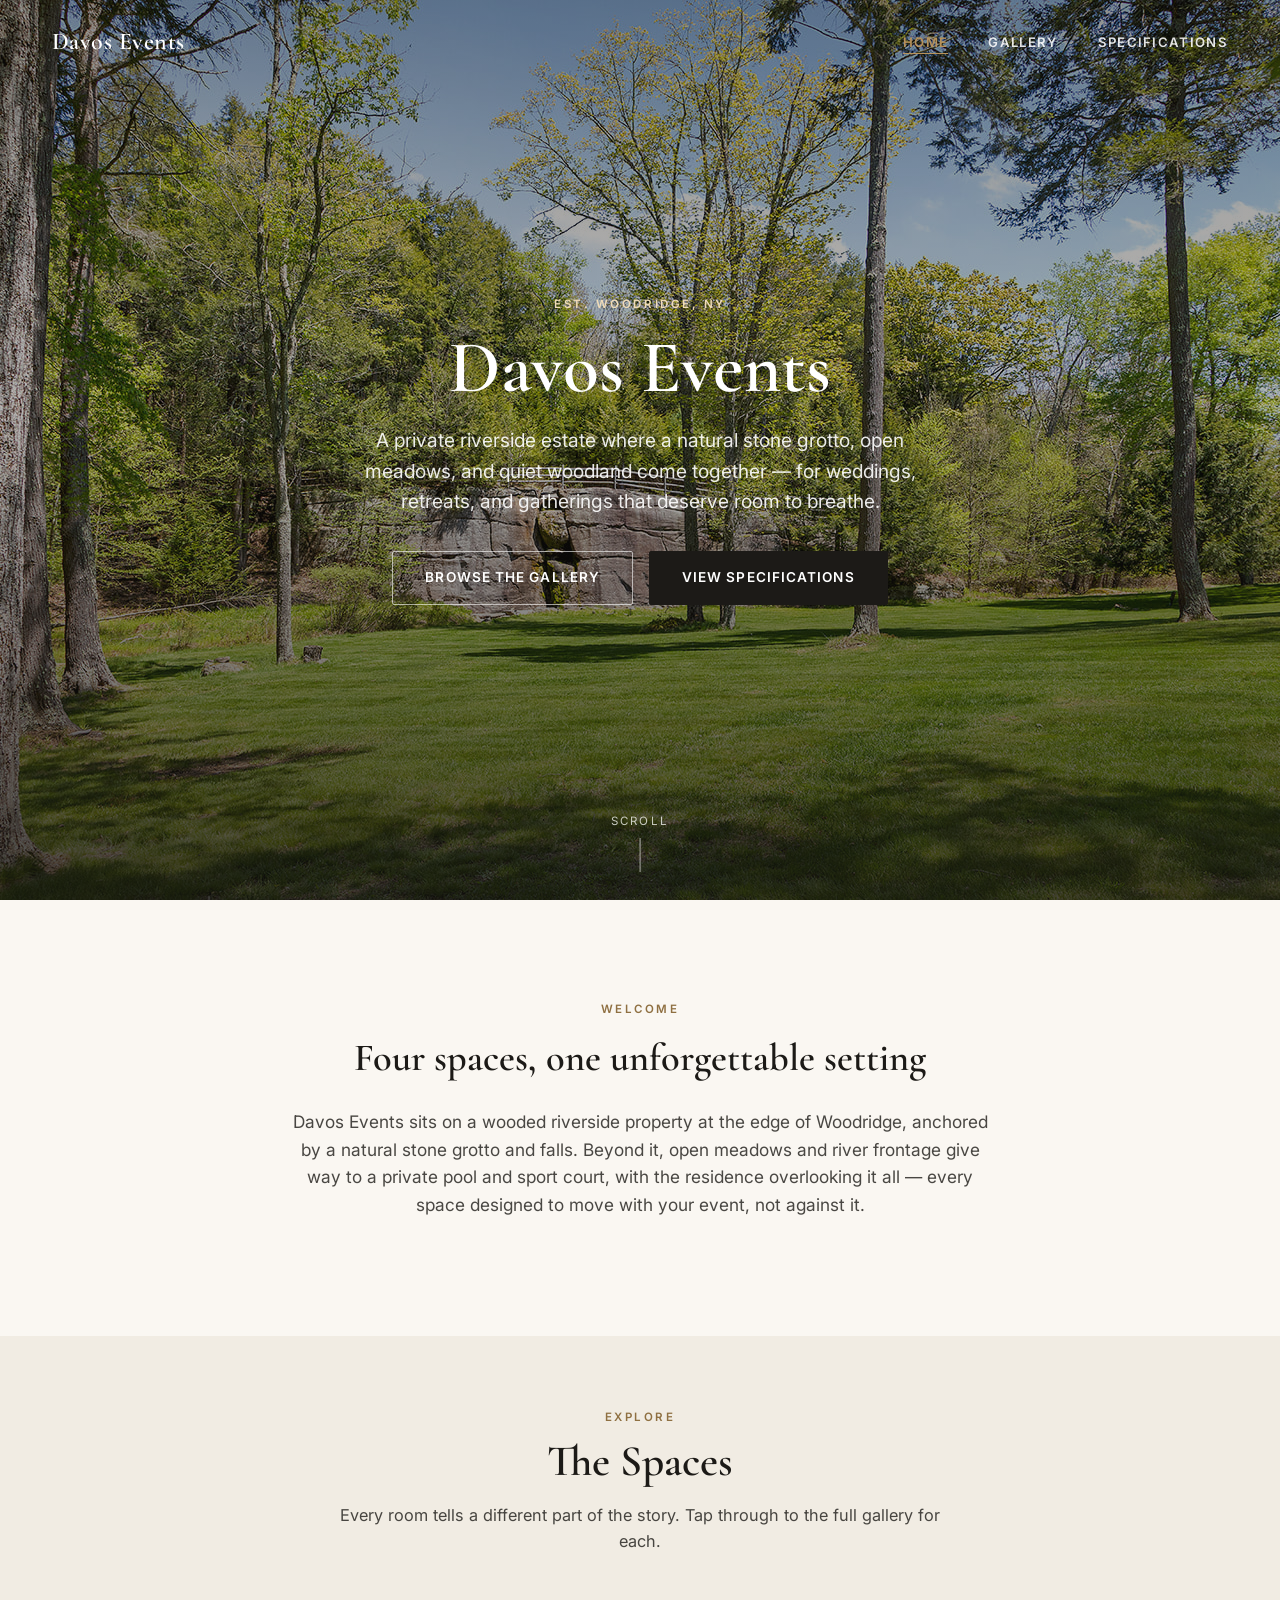
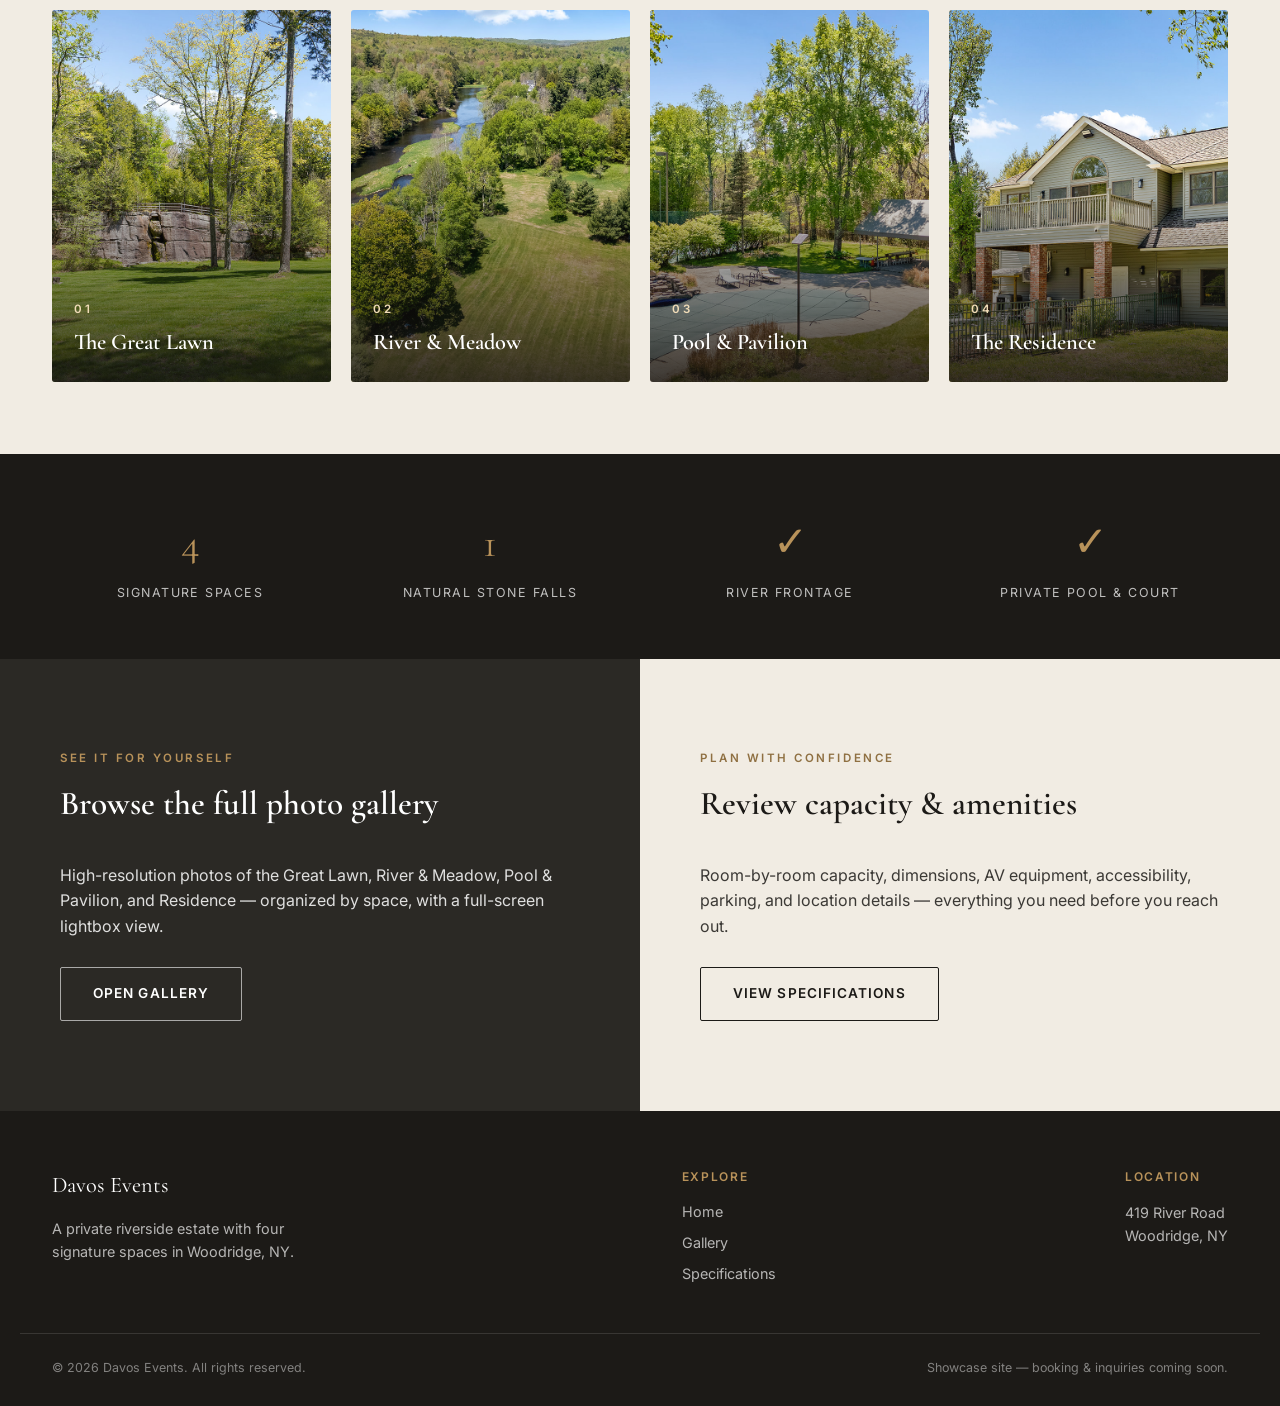
<file: index.html>
<!DOCTYPE html>
<html lang="en">
<head>
  <meta charset="UTF-8" />
  <meta name="viewport" content="width=device-width, initial-scale=1.0" />
  <title>Davos Events — Riverside Estate Venue</title>
  <meta name="description" content="A private riverside estate in Woodridge, NY, showcasing the Great Lawn, River &amp; Meadow, Pool &amp; Pavilion, and Residence for weddings, retreats, and celebrations." />
  <link rel="preconnect" href="https://fonts.googleapis.com" />
  <link rel="preconnect" href="https://fonts.gstatic.com" crossorigin />
  <link href="https://fonts.googleapis.com/css2?family=Cormorant+Garamond:wght@500;600;700&family=Inter:wght@400;500;600;700&display=swap" rel="stylesheet" />
  <link rel="stylesheet" href="css/styles.css" />
  <style>
    .hero {
      position: relative;
      height: 100vh;
      min-height: 560px;
      display: flex;
      align-items: center;
      justify-content: center;
      text-align: center;
      background: url('assets/photos/419 River Rd-17.jpg') center/cover no-repeat;
      color: #fff;
    }
    .hero::after {
      content: '';
      position: absolute; inset: 0;
      background: linear-gradient(180deg, rgba(20,18,15,0.45) 0%, rgba(20,18,15,0.3) 45%, rgba(20,18,15,0.78) 100%);
    }
    .hero-inner { position: relative; z-index: 2; padding: 0 24px; max-width: 780px; }
    .hero .eyebrow { color: #f1dcb8; }
    .hero h1 {
      font-size: clamp(2.6rem, 6.5vw, 4.6rem);
      color: #fff;
      margin: 14px 0 18px;
      line-height: 1.08;
    }
    .hero p {
      font-size: clamp(1rem, 1.6vw, 1.2rem);
      color: rgba(255,255,255,0.9);
      max-width: 560px;
      margin: 0 auto 34px;
    }
    .hero-actions { display: flex; gap: 16px; justify-content: center; flex-wrap: wrap; }
    .scroll-cue {
      position: absolute; bottom: 28px; left: 50%; transform: translateX(-50%);
      z-index: 2; color: rgba(255,255,255,0.75); font-size: 0.72rem;
      letter-spacing: 0.2em; text-transform: uppercase; display: flex; flex-direction: column; align-items: center; gap: 8px;
    }
    .scroll-cue::after {
      content: ''; width: 1px; height: 34px; background: rgba(255,255,255,0.6);
      animation: scrollLine 1.8s ease-in-out infinite;
    }
    @keyframes scrollLine { 0%{transform:scaleY(0);transform-origin:top;} 50%{transform:scaleY(1);transform-origin:top;} 51%{transform-origin:bottom;} 100%{transform:scaleY(0);transform-origin:bottom;} }

    /* Intro */
    .intro { text-align: center; max-width: 760px; margin: 0 auto; }
    .intro p { font-size: 1.08rem; color: var(--color-charcoal); opacity: 0.85; margin-top: 18px; }

    /* Space teaser grid */
    .space-grid {
      display: grid;
      grid-template-columns: repeat(4, 1fr);
      gap: 20px;
    }
    .space-card {
      position: relative;
      border-radius: 3px;
      overflow: hidden;
      aspect-ratio: 3/4;
      display: flex;
      align-items: flex-end;
      color: #fff;
    }
    .space-card img {
      position: absolute; inset: 0; width: 100%; height: 100%; object-fit: cover;
      transition: transform 0.6s var(--ease);
    }
    .space-card::after {
      content: '';
      position: absolute; inset: 0;
      background: linear-gradient(180deg, rgba(20,18,15,0) 40%, rgba(20,18,15,0.82) 100%);
    }
    .space-card:hover img { transform: scale(1.06); }
    .space-card-label {
      position: relative; z-index: 2; padding: 22px;
    }
    .space-card-label .eyebrow { color: #f1dcb8; }
    .space-card-label h3 { color: #fff; font-size: 1.4rem; margin-top: 6px; }

    /* Stats strip */
    .stats-strip {
      background: var(--color-ink);
      color: #fff;
      padding: 56px 0;
    }
    .stats-grid {
      display: grid;
      grid-template-columns: repeat(4, 1fr);
      gap: 24px;
      text-align: center;
    }
    .stat-num {
      font-family: var(--font-display);
      font-size: 2.6rem;
      color: var(--color-gold);
    }
    .stat-label {
      font-size: 0.78rem;
      letter-spacing: 0.12em;
      text-transform: uppercase;
      color: rgba(255,255,255,0.72);
      margin-top: 6px;
    }

    /* Split CTA */
    .split-cta {
      display: grid;
      grid-template-columns: 1fr 1fr;
      align-items: stretch;
    }
    .split-panel {
      padding: 90px 60px;
      display: flex;
      flex-direction: column;
      justify-content: center;
    }
    .split-panel.dark { background: var(--color-charcoal); color: #fff; }
    .split-panel.light { background: var(--color-cream-dim); }
    .split-panel h2 { font-size: clamp(1.8rem, 2.6vw, 2.3rem); margin: 10px 0 16px; }
    .split-panel.dark h2 { color: #fff; }
    .split-panel p { opacity: 0.85; margin-bottom: 28px; }
    .split-panel.dark .eyebrow { color: var(--color-gold); }

    @media (max-width: 900px) {
      .space-grid { grid-template-columns: repeat(2, 1fr); }
      .stats-grid { grid-template-columns: repeat(2, 1fr); gap: 32px; }
      .split-cta { grid-template-columns: 1fr; }
      .split-panel { padding: 64px 32px; }
    }
  </style>
</head>
<body>

  <!-- Navigation -->
  <nav class="navbar">
    <div class="container">
      <a href="index.html" class="nav-logo">Davos Events</a>
      <ul class="nav-links">
        <li><a href="index.html" class="active">Home</a></li>
        <li><a href="gallery.html">Gallery</a></li>
        <li><a href="specifications.html">Specifications</a></li>
      </ul>
      <button class="nav-toggle" aria-label="Toggle menu">
        <span></span><span></span><span></span>
      </button>
    </div>
  </nav>

  <!-- Hero -->
  <section class="hero">
    <div class="hero-inner">
      <div class="eyebrow">Est. Woodridge, NY</div>
      <h1>Davos Events</h1>
      <p>A private riverside estate where a natural stone grotto, open meadows, and quiet woodland come together — for weddings, retreats, and gatherings that deserve room to breathe.</p>
      <div class="hero-actions">
        <a href="gallery.html" class="btn btn-outline">Browse the Gallery</a>
        <a href="specifications.html" class="btn btn-primary">View Specifications</a>
      </div>
    </div>
    <div class="scroll-cue">Scroll</div>
  </section>

  <!-- Intro -->
  <section class="section">
    <div class="container intro reveal">
      <div class="eyebrow">Welcome</div>
      <h2 style="margin-top:10px; font-size:clamp(1.8rem,3vw,2.4rem);">Four spaces, one unforgettable setting</h2>
      <p>Davos Events sits on a wooded riverside property at the edge of Woodridge, anchored by a natural stone grotto and falls. Beyond it, open meadows and river frontage give way to a private pool and sport court, with the residence overlooking it all — every space designed to move with your event, not against it.</p>
    </div>
  </section>

  <!-- Explore the spaces -->
  <section class="section section-tight" style="background:var(--color-cream-dim);">
    <div class="container">
      <div class="section-head center reveal">
        <div class="eyebrow">Explore</div>
        <h2>The Spaces</h2>
        <p>Every room tells a different part of the story. Tap through to the full gallery for each.</p>
      </div>
      <div class="space-grid reveal">
        <a class="space-card" href="gallery.html#great-lawn">
          <img src="assets/photos/419 River Rd-17.jpg" alt="Natural stone grotto and falls framed by trees" loading="lazy" />
          <div class="space-card-label"><div class="eyebrow">01</div><h3>The Great Lawn</h3></div>
        </a>
        <a class="space-card" href="gallery.html#river-meadow">
          <img src="assets/photos/419 River Rd-12.jpg" alt="River winding through open meadows" loading="lazy" />
          <div class="space-card-label"><div class="eyebrow">02</div><h3>River &amp; Meadow</h3></div>
        </a>
        <a class="space-card" href="gallery.html#pool-pavilion">
          <img src="assets/photos/419 River Rd-8.jpg" alt="Pool and pavilion with lounge seating" loading="lazy" />
          <div class="space-card-label"><div class="eyebrow">03</div><h3>Pool &amp; Pavilion</h3></div>
        </a>
        <a class="space-card" href="gallery.html#residence">
          <img src="assets/photos/419 River Rd-21.jpg" alt="The residence exterior with deck" loading="lazy" />
          <div class="space-card-label"><div class="eyebrow">04</div><h3>The Residence</h3></div>
        </a>
      </div>
    </div>
  </section>

  <!-- Stats -->
  <section class="stats-strip">
    <div class="container stats-grid reveal">
      <div>
        <div class="stat-num">4</div>
        <div class="stat-label">Signature Spaces</div>
      </div>
      <div>
        <div class="stat-num">1</div>
        <div class="stat-label">Natural Stone Falls</div>
      </div>
      <div>
        <div class="stat-num">✓</div>
        <div class="stat-label">River Frontage</div>
      </div>
      <div>
        <div class="stat-num">✓</div>
        <div class="stat-label">Private Pool &amp; Court</div>
      </div>
    </div>
  </section>

  <!-- Split CTA -->
  <section class="split-cta">
    <div class="split-panel dark reveal">
      <div class="eyebrow">See it for yourself</div>
      <h2>Browse the full photo gallery</h2>
      <p>High-resolution photos of the Great Lawn, River &amp; Meadow, Pool &amp; Pavilion, and Residence — organized by space, with a full-screen lightbox view.</p>
      <a href="gallery.html" class="btn btn-outline" style="align-self:flex-start;">Open Gallery</a>
    </div>
    <div class="split-panel light reveal">
      <div class="eyebrow">Plan with confidence</div>
      <h2 style="color:var(--color-ink);">Review capacity &amp; amenities</h2>
      <p>Room-by-room capacity, dimensions, AV equipment, accessibility, parking, and location details — everything you need before you reach out.</p>
      <a href="specifications.html" class="btn btn-outline-dark" style="align-self:flex-start;">View Specifications</a>
    </div>
  </section>

  <!-- Footer -->
  <footer class="footer">
    <div class="container">
      <div class="footer-col" style="max-width:280px;">
        <div class="footer-brand">Davos Events</div>
        <p>A private riverside estate with four signature spaces in Woodridge, NY.</p>
      </div>
      <div class="footer-col">
        <h4>Explore</h4>
        <a href="index.html">Home</a>
        <a href="gallery.html">Gallery</a>
        <a href="specifications.html">Specifications</a>
      </div>
      <div class="footer-col">
        <h4>Location</h4>
        <p>419 River Road<br />Woodridge, NY</p>
      </div>
    </div>
    <div class="footer-bottom">
      <span>&copy; 2026 Davos Events. All rights reserved.</span>
      <span>Showcase site — booking &amp; inquiries coming soon.</span>
    </div>
  </footer>

  <script src="js/main.js"></script>
</body>
</html>
</file>
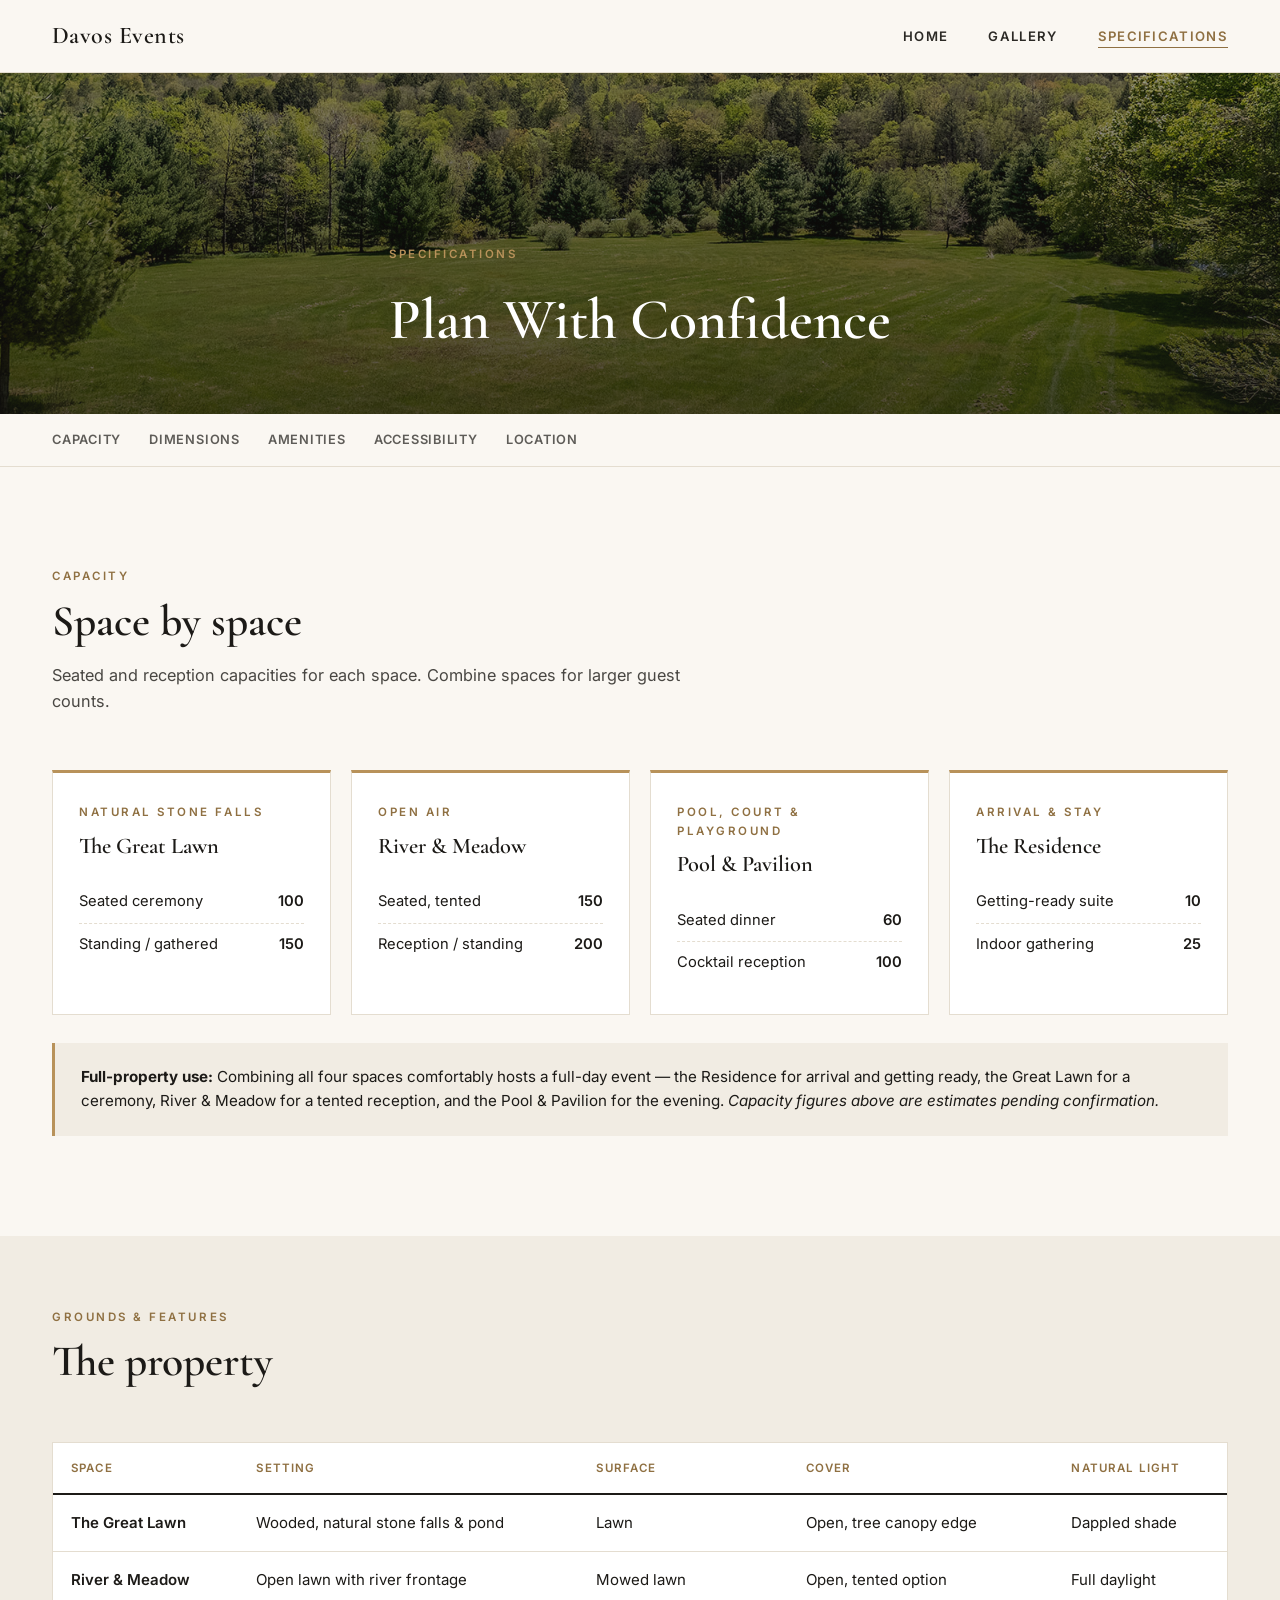
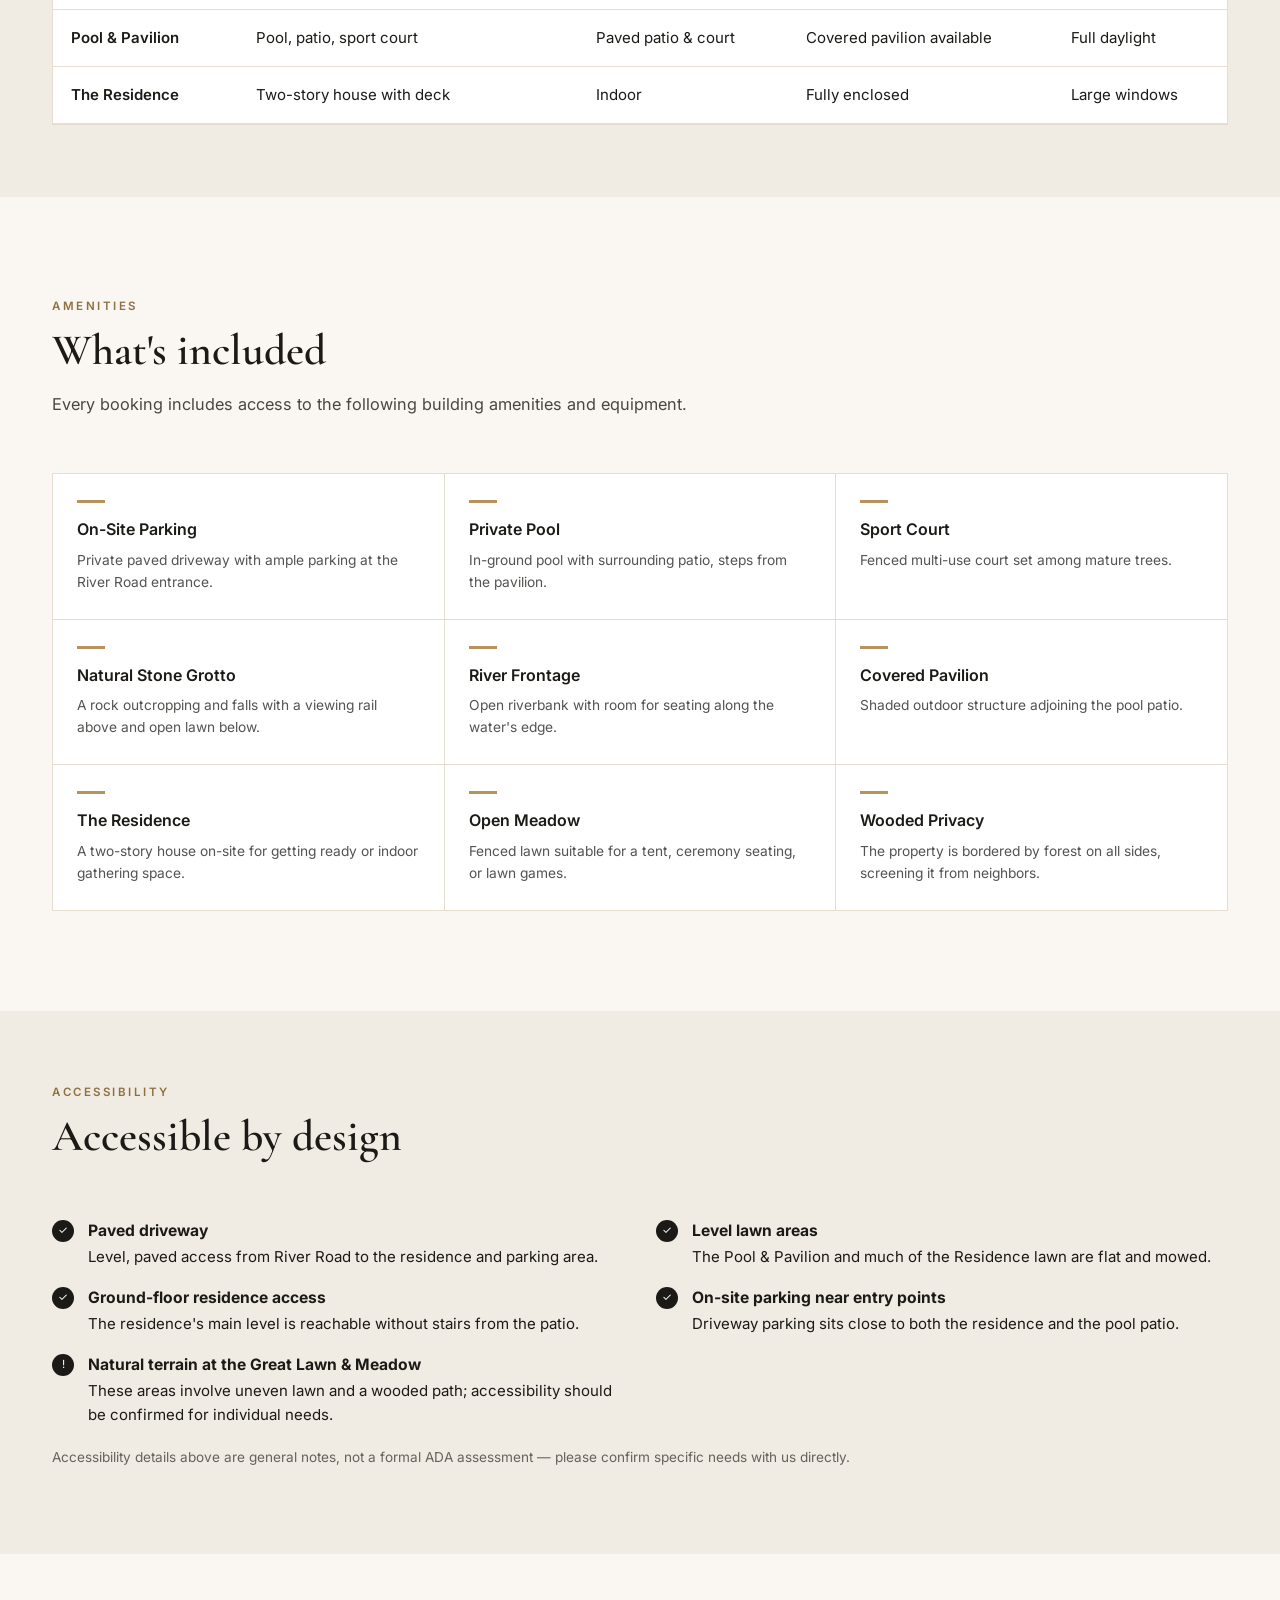
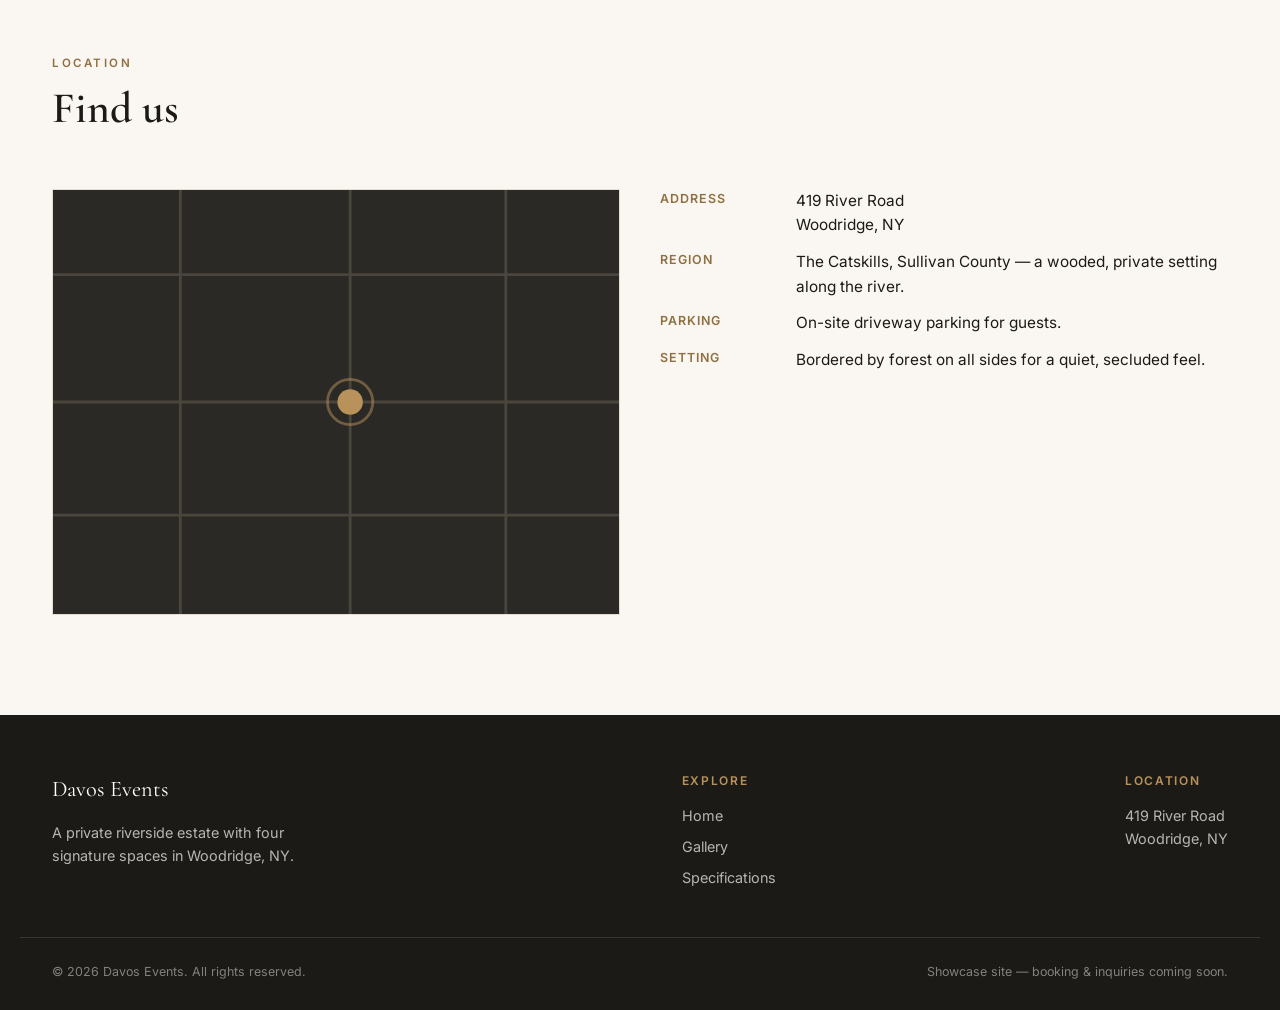
<file: specifications.html>
<!DOCTYPE html>
<html lang="en">
<head>
  <meta charset="UTF-8" />
  <meta name="viewport" content="width=device-width, initial-scale=1.0" />
  <title>Specifications — Davos Events</title>
  <meta name="description" content="Capacity, grounds, amenities, accessibility, and location details for the Davos Events riverside estate." />
  <link rel="preconnect" href="https://fonts.googleapis.com" />
  <link rel="preconnect" href="https://fonts.gstatic.com" crossorigin />
  <link href="https://fonts.googleapis.com/css2?family=Cormorant+Garamond:wght@500;600;700&family=Inter:wght@400;500;600;700&display=swap" rel="stylesheet" />
  <link rel="stylesheet" href="css/styles.css" />
  <style>
    .page-hero { background-image: url('assets/photos/419 River Rd-15.jpg'); }

    /* Quick jump nav */
    .spec-jump {
      position: sticky; top: 72px; z-index: 100;
      background: var(--color-cream);
      border-bottom: 1px solid var(--color-line);
      padding: 16px 0;
    }
    .spec-jump-list { display: flex; gap: 28px; flex-wrap: wrap; }
    .spec-jump-list a {
      font-size: 0.8rem; letter-spacing: 0.06em; text-transform: uppercase;
      font-weight: 600; color: var(--color-charcoal); opacity: 0.75;
      transition: opacity 0.25s var(--ease), color 0.25s var(--ease);
    }
    .spec-jump-list a:hover { opacity: 1; color: var(--color-gold-dark); }

    /* Capacity cards */
    .capacity-grid {
      display: grid;
      grid-template-columns: repeat(4, 1fr);
      gap: 20px;
    }
    .capacity-card {
      border: 1px solid var(--color-line);
      background: #fff;
      padding: 30px 26px;
      border-top: 3px solid var(--color-gold);
    }
    .capacity-card h3 { font-size: 1.4rem; margin: 6px 0 18px; }
    .cap-row { display: flex; justify-content: space-between; padding: 9px 0; border-bottom: 1px dashed var(--color-line); font-size: 0.92rem; }
    .cap-row:last-child { border-bottom: none; }
    .cap-row span:last-child { font-weight: 600; color: var(--color-ink); }

    .combined-note {
      margin-top: 28px;
      padding: 22px 26px;
      background: var(--color-cream-dim);
      border-left: 3px solid var(--color-gold);
      font-size: 0.95rem;
    }
    .combined-note strong { color: var(--color-ink); }

    /* Dimensions table */
    .dim-table { width: 100%; border-collapse: collapse; }
    .dim-table th, .dim-table td {
      text-align: left; padding: 16px 18px; border-bottom: 1px solid var(--color-line); font-size: 0.94rem;
    }
    .dim-table th {
      font-size: 0.72rem; letter-spacing: 0.1em; text-transform: uppercase; color: var(--color-gold-dark);
      font-weight: 600; border-bottom: 2px solid var(--color-ink);
    }
    .dim-table td:first-child { font-weight: 600; }
    .dim-table-wrap { overflow-x: auto; background: #fff; border: 1px solid var(--color-line); }

    /* Amenities */
    .amenity-grid {
      display: grid;
      grid-template-columns: repeat(3, 1fr);
      gap: 1px;
      background: var(--color-line);
      border: 1px solid var(--color-line);
    }
    .amenity-card { background: #fff; padding: 26px 24px; }
    .amenity-card .bar { width: 28px; height: 3px; background: var(--color-gold); margin-bottom: 14px; }
    .amenity-card h4 { font-family: var(--font-body); font-size: 1rem; font-weight: 600; margin-bottom: 6px; }
    .amenity-card p { font-size: 0.86rem; opacity: 0.75; margin: 0; }

    /* Accessibility */
    .access-list { display: grid; grid-template-columns: repeat(2, 1fr); gap: 16px 32px; }
    .access-item { display: flex; gap: 14px; align-items: flex-start; }
    .access-check {
      flex: none; width: 22px; height: 22px; border-radius: 50%;
      background: var(--color-ink); color: #fff; font-size: 0.7rem;
      display: flex; align-items: center; justify-content: center; margin-top: 2px;
    }
    .access-item p { margin: 0; font-size: 0.94rem; }
    .access-item strong { display: block; font-size: 0.98rem; margin-bottom: 2px; }

    /* Location */
    .location-layout { display: grid; grid-template-columns: 1fr 1fr; gap: 40px; align-items: start; }
    .location-map {
      aspect-ratio: 4/3;
      background: var(--color-charcoal);
      position: relative;
      overflow: hidden;
      border: 1px solid var(--color-line);
    }
    .location-map svg { position: absolute; inset: 0; width: 100%; height: 100%; }
    .location-pin {
      position: absolute; top: 48%; left: 52%; transform: translate(-50%,-100%);
      width: 34px; height: 34px;
    }
    .location-details dl { display: grid; grid-template-columns: 120px 1fr; gap: 12px 16px; margin: 0; }
    .location-details dt { font-size: 0.78rem; letter-spacing: 0.08em; text-transform: uppercase; color: var(--color-gold-dark); font-weight: 600; }
    .location-details dd { margin: 0; font-size: 0.96rem; }

    @media (max-width: 900px) {
      .capacity-grid { grid-template-columns: repeat(2, 1fr); }
      .amenity-grid { grid-template-columns: repeat(2, 1fr); }
      .access-list { grid-template-columns: 1fr; }
      .location-layout { grid-template-columns: 1fr; }
      .spec-jump { top: 0; overflow-x: auto; }
    }
    @media (max-width: 560px) {
      .capacity-grid { grid-template-columns: 1fr; }
      .amenity-grid { grid-template-columns: 1fr; }
    }
  </style>
</head>
<body>

  <!-- Navigation -->
  <nav class="navbar solid">
    <div class="container">
      <a href="index.html" class="nav-logo">Davos Events</a>
      <ul class="nav-links">
        <li><a href="index.html">Home</a></li>
        <li><a href="gallery.html">Gallery</a></li>
        <li><a href="specifications.html" class="active">Specifications</a></li>
      </ul>
      <button class="nav-toggle" aria-label="Toggle menu">
        <span></span><span></span><span></span>
      </button>
    </div>
  </nav>

  <!-- Page hero -->
  <section class="page-hero">
    <div class="container">
      <div class="eyebrow">Specifications</div>
      <h1>Plan With Confidence</h1>
    </div>
  </section>

  <!-- Quick jump -->
  <nav class="spec-jump">
    <div class="container spec-jump-list">
      <a href="#capacity">Capacity</a>
      <a href="#dimensions">Dimensions</a>
      <a href="#amenities">Amenities</a>
      <a href="#accessibility">Accessibility</a>
      <a href="#location">Location</a>
    </div>
  </nav>

  <!-- Capacity -->
  <section class="section" id="capacity">
    <div class="container">
      <div class="section-head reveal">
        <div class="eyebrow">Capacity</div>
        <h2>Space by space</h2>
        <p>Seated and reception capacities for each space. Combine spaces for larger guest counts.</p>
      </div>
      <div class="capacity-grid reveal">
        <div class="capacity-card">
          <div class="eyebrow">Natural Stone Falls</div>
          <h3>The Great Lawn</h3>
          <div class="cap-row"><span>Seated ceremony</span><span>100</span></div>
          <div class="cap-row"><span>Standing / gathered</span><span>150</span></div>
        </div>
        <div class="capacity-card">
          <div class="eyebrow">Open Air</div>
          <h3>River &amp; Meadow</h3>
          <div class="cap-row"><span>Seated, tented</span><span>150</span></div>
          <div class="cap-row"><span>Reception / standing</span><span>200</span></div>
        </div>
        <div class="capacity-card">
          <div class="eyebrow">Pool, Court &amp; Playground</div>
          <h3>Pool &amp; Pavilion</h3>
          <div class="cap-row"><span>Seated dinner</span><span>60</span></div>
          <div class="cap-row"><span>Cocktail reception</span><span>100</span></div>
        </div>
        <div class="capacity-card">
          <div class="eyebrow">Arrival &amp; Stay</div>
          <h3>The Residence</h3>
          <div class="cap-row"><span>Getting-ready suite</span><span>10</span></div>
          <div class="cap-row"><span>Indoor gathering</span><span>25</span></div>
        </div>
      </div>
      <div class="combined-note reveal">
        <strong>Full-property use:</strong> Combining all four spaces comfortably hosts a full-day event — the Residence for arrival and getting ready, the Great Lawn for a ceremony, River &amp; Meadow for a tented reception, and the Pool &amp; Pavilion for the evening. <em>Capacity figures above are estimates pending confirmation.</em>
      </div>
    </div>
  </section>

  <!-- Dimensions -->
  <section class="section section-tight" id="dimensions" style="background:var(--color-cream-dim);">
    <div class="container">
      <div class="section-head reveal">
        <div class="eyebrow">Grounds &amp; Features</div>
        <h2>The property</h2>
      </div>
      <div class="dim-table-wrap reveal">
        <table class="dim-table">
          <thead>
            <tr>
              <th>Space</th>
              <th>Setting</th>
              <th>Surface</th>
              <th>Cover</th>
              <th>Natural Light</th>
            </tr>
          </thead>
          <tbody>
            <tr>
              <td>The Great Lawn</td>
              <td>Wooded, natural stone falls &amp; pond</td>
              <td>Lawn</td>
              <td>Open, tree canopy edge</td>
              <td>Dappled shade</td>
            </tr>
            <tr>
              <td>River &amp; Meadow</td>
              <td>Open lawn with river frontage</td>
              <td>Mowed lawn</td>
              <td>Open, tented option</td>
              <td>Full daylight</td>
            </tr>
            <tr>
              <td>Pool &amp; Pavilion</td>
              <td>Pool, patio, sport court</td>
              <td>Paved patio &amp; court</td>
              <td>Covered pavilion available</td>
              <td>Full daylight</td>
            </tr>
            <tr>
              <td>The Residence</td>
              <td>Two-story house with deck</td>
              <td>Indoor</td>
              <td>Fully enclosed</td>
              <td>Large windows</td>
            </tr>
          </tbody>
        </table>
      </div>
    </div>
  </section>

  <!-- Amenities -->
  <section class="section" id="amenities">
    <div class="container">
      <div class="section-head reveal">
        <div class="eyebrow">Amenities</div>
        <h2>What's included</h2>
        <p>Every booking includes access to the following building amenities and equipment.</p>
      </div>
      <div class="amenity-grid reveal">
        <div class="amenity-card"><div class="bar"></div><h4>On-Site Parking</h4><p>Private paved driveway with ample parking at the River Road entrance.</p></div>
        <div class="amenity-card"><div class="bar"></div><h4>Private Pool</h4><p>In-ground pool with surrounding patio, steps from the pavilion.</p></div>
        <div class="amenity-card"><div class="bar"></div><h4>Sport Court</h4><p>Fenced multi-use court set among mature trees.</p></div>
        <div class="amenity-card"><div class="bar"></div><h4>Natural Stone Grotto</h4><p>A rock outcropping and falls with a viewing rail above and open lawn below.</p></div>
        <div class="amenity-card"><div class="bar"></div><h4>River Frontage</h4><p>Open riverbank with room for seating along the water's edge.</p></div>
        <div class="amenity-card"><div class="bar"></div><h4>Covered Pavilion</h4><p>Shaded outdoor structure adjoining the pool patio.</p></div>
        <div class="amenity-card"><div class="bar"></div><h4>The Residence</h4><p>A two-story house on-site for getting ready or indoor gathering space.</p></div>
        <div class="amenity-card"><div class="bar"></div><h4>Open Meadow</h4><p>Fenced lawn suitable for a tent, ceremony seating, or lawn games.</p></div>
        <div class="amenity-card"><div class="bar"></div><h4>Wooded Privacy</h4><p>The property is bordered by forest on all sides, screening it from neighbors.</p></div>
      </div>
    </div>
  </section>

  <!-- Accessibility -->
  <section class="section section-tight" id="accessibility" style="background:var(--color-cream-dim);">
    <div class="container">
      <div class="section-head reveal">
        <div class="eyebrow">Accessibility</div>
        <h2>Accessible by design</h2>
      </div>
      <div class="access-list reveal">
        <div class="access-item">
          <div class="access-check">&#10003;</div>
          <p><strong>Paved driveway</strong>Level, paved access from River Road to the residence and parking area.</p>
        </div>
        <div class="access-item">
          <div class="access-check">&#10003;</div>
          <p><strong>Level lawn areas</strong>The Pool &amp; Pavilion and much of the Residence lawn are flat and mowed.</p>
        </div>
        <div class="access-item">
          <div class="access-check">&#10003;</div>
          <p><strong>Ground-floor residence access</strong>The residence's main level is reachable without stairs from the patio.</p>
        </div>
        <div class="access-item">
          <div class="access-check">&#10003;</div>
          <p><strong>On-site parking near entry points</strong>Driveway parking sits close to both the residence and the pool patio.</p>
        </div>
        <div class="access-item">
          <div class="access-check">!</div>
          <p><strong>Natural terrain at the Great Lawn &amp; Meadow</strong>These areas involve uneven lawn and a wooded path; accessibility should be confirmed for individual needs.</p>
        </div>
      </div>
      <p style="margin-top:20px; font-size:0.85rem; opacity:0.65;">Accessibility details above are general notes, not a formal ADA assessment — please confirm specific needs with us directly.</p>
    </div>
  </section>

  <!-- Location -->
  <section class="section" id="location">
    <div class="container">
      <div class="section-head reveal">
        <div class="eyebrow">Location</div>
        <h2>Find us</h2>
      </div>
      <div class="location-layout reveal">
        <div class="location-map" aria-hidden="true">
          <svg viewBox="0 0 400 300" preserveAspectRatio="xMidYMid slice">
            <rect width="400" height="300" fill="#2b2925" />
            <g stroke="#4a463e" stroke-width="2">
              <line x1="0" y1="60" x2="400" y2="60" />
              <line x1="0" y1="150" x2="400" y2="150" />
              <line x1="0" y1="230" x2="400" y2="230" />
              <line x1="90" y1="0" x2="90" y2="300" />
              <line x1="210" y1="0" x2="210" y2="300" />
              <line x1="320" y1="0" x2="320" y2="300" />
            </g>
            <circle cx="210" cy="150" r="9" fill="#b8925a" />
            <circle cx="210" cy="150" r="16" fill="none" stroke="#b8925a" stroke-width="2" opacity="0.5" />
          </svg>
        </div>
        <div class="location-details">
          <dl>
            <dt>Address</dt>
            <dd>419 River Road<br />Woodridge, NY</dd>
            <dt>Region</dt>
            <dd>The Catskills, Sullivan County — a wooded, private setting along the river.</dd>
            <dt>Parking</dt>
            <dd>On-site driveway parking for guests.</dd>
            <dt>Setting</dt>
            <dd>Bordered by forest on all sides for a quiet, secluded feel.</dd>
          </dl>
        </div>
      </div>
    </div>
  </section>

  <!-- Footer -->
  <footer class="footer">
    <div class="container">
      <div class="footer-col" style="max-width:280px;">
        <div class="footer-brand">Davos Events</div>
        <p>A private riverside estate with four signature spaces in Woodridge, NY.</p>
      </div>
      <div class="footer-col">
        <h4>Explore</h4>
        <a href="index.html">Home</a>
        <a href="gallery.html">Gallery</a>
        <a href="specifications.html">Specifications</a>
      </div>
      <div class="footer-col">
        <h4>Location</h4>
        <p>419 River Road<br />Woodridge, NY</p>
      </div>
    </div>
    <div class="footer-bottom">
      <span>&copy; 2026 Davos Events. All rights reserved.</span>
      <span>Showcase site — booking &amp; inquiries coming soon.</span>
    </div>
  </footer>

  <script src="js/main.js"></script>
</body>
</html>
</file>
<file: css/styles.css>
/* ===================================================================
   The Marchand — Event Venue Showcase
   =================================================================== */

:root {
  --color-ink: #1c1a17;
  --color-charcoal: #2b2925;
  --color-cream: #faf7f2;
  --color-cream-dim: #f1ece3;
  --color-gold: #b8925a;
  --color-gold-dark: #8f7042;
  --color-line: #e4ddd0;
  --color-white: #ffffff;

  --font-display: 'Cormorant Garamond', Georgia, serif;
  --font-body: 'Inter', -apple-system, BlinkMacSystemFont, sans-serif;

  --max-width: 1240px;
  --nav-height: 84px;

  --ease: cubic-bezier(0.22, 1, 0.36, 1);
}

* { box-sizing: border-box; }

html { scroll-behavior: smooth; }

body {
  margin: 0;
  font-family: var(--font-body);
  color: var(--color-ink);
  background: var(--color-cream);
  -webkit-font-smoothing: antialiased;
  line-height: 1.6;
}

img { max-width: 100%; display: block; }

a { color: inherit; text-decoration: none; }

h1, h2, h3, h4 {
  font-family: var(--font-display);
  font-weight: 600;
  margin: 0;
  color: var(--color-ink);
}

.eyebrow {
  font-family: var(--font-body);
  font-size: 0.72rem;
  letter-spacing: 0.22em;
  text-transform: uppercase;
  color: var(--color-gold-dark);
  font-weight: 600;
}

.container {
  max-width: var(--max-width);
  margin: 0 auto;
  padding: 0 32px;
}

/* ── Buttons ── */
.btn {
  display: inline-flex;
  align-items: center;
  gap: 10px;
  padding: 15px 32px;
  border-radius: 2px;
  font-family: var(--font-body);
  font-size: 0.85rem;
  letter-spacing: 0.08em;
  text-transform: uppercase;
  font-weight: 600;
  border: 1px solid transparent;
  cursor: pointer;
  transition: all 0.35s var(--ease);
}

.btn-primary {
  background: var(--color-ink);
  color: var(--color-white);
  border-color: var(--color-ink);
}
.btn-primary:hover { background: var(--color-gold-dark); border-color: var(--color-gold-dark); }

.btn-outline {
  background: transparent;
  color: var(--color-white);
  border-color: rgba(255,255,255,0.6);
}
.btn-outline:hover { background: rgba(255,255,255,0.12); border-color: #fff; }

.btn-outline-dark {
  background: transparent;
  color: var(--color-ink);
  border-color: var(--color-ink);
}
.btn-outline-dark:hover { background: var(--color-ink); color: var(--color-white); }

/* ── Navigation ── */
.navbar {
  position: fixed;
  top: 0; left: 0; right: 0;
  height: var(--nav-height);
  display: flex;
  align-items: center;
  z-index: 500;
  transition: background 0.35s var(--ease), box-shadow 0.35s var(--ease), height 0.35s var(--ease);
  background: transparent;
}

.navbar.scrolled,
.navbar.solid {
  background: var(--color-cream);
  box-shadow: 0 1px 0 var(--color-line);
  height: 72px;
}

.navbar .container {
  display: flex;
  align-items: center;
  justify-content: space-between;
  width: 100%;
}

.nav-logo {
  font-family: var(--font-display);
  font-size: 1.5rem;
  font-weight: 600;
  letter-spacing: 0.02em;
  color: var(--color-white);
  transition: color 0.35s var(--ease);
}
.navbar.scrolled .nav-logo,
.navbar.solid .nav-logo { color: var(--color-ink); }

.nav-links {
  list-style: none;
  display: flex;
  gap: 40px;
  margin: 0;
  padding: 0;
}

.nav-links a {
  font-size: 0.82rem;
  letter-spacing: 0.1em;
  text-transform: uppercase;
  font-weight: 600;
  color: rgba(255,255,255,0.88);
  position: relative;
  padding-bottom: 4px;
  transition: color 0.3s var(--ease);
}
.navbar.scrolled .nav-links a,
.navbar.solid .nav-links a { color: var(--color-charcoal); }

.nav-links a::after {
  content: '';
  position: absolute;
  left: 0; bottom: 0;
  width: 0; height: 1px;
  background: currentColor;
  transition: width 0.3s var(--ease);
}
.nav-links a:hover::after,
.nav-links a.active::after { width: 100%; }
.nav-links a.active { color: var(--color-gold); }
.navbar.scrolled .nav-links a.active,
.navbar.solid .nav-links a.active { color: var(--color-gold-dark); }

.nav-toggle {
  display: none;
  flex-direction: column;
  gap: 5px;
  background: none;
  border: none;
  cursor: pointer;
  padding: 8px;
  z-index: 600;
}
.nav-toggle span {
  width: 24px; height: 2px;
  background: var(--color-white);
  transition: all 0.3s var(--ease);
}
.navbar.scrolled .nav-toggle span,
.navbar.solid .nav-toggle span,
.nav-open .nav-toggle span { background: var(--color-ink); }

/* ── Footer ── */
.footer {
  background: var(--color-ink);
  color: rgba(255,255,255,0.7);
  padding: 56px 0 28px;
}

.footer .container {
  display: flex;
  flex-wrap: wrap;
  justify-content: space-between;
  gap: 32px;
}

.footer-brand {
  font-family: var(--font-display);
  font-size: 1.4rem;
  color: var(--color-white);
  margin-bottom: 10px;
}

.footer-col h4 {
  font-family: var(--font-body);
  font-size: 0.75rem;
  letter-spacing: 0.14em;
  text-transform: uppercase;
  color: var(--color-gold);
  margin-bottom: 14px;
}

.footer-col p, .footer-col a {
  font-size: 0.9rem;
  color: rgba(255,255,255,0.68);
  display: block;
  margin-bottom: 8px;
}
.footer-col a:hover { color: var(--color-white); }

.footer-bottom {
  max-width: var(--max-width);
  margin: 40px auto 0;
  padding: 24px 32px 0;
  border-top: 1px solid rgba(255,255,255,0.12);
  font-size: 0.78rem;
  color: rgba(255,255,255,0.45);
  display: flex;
  justify-content: space-between;
  flex-wrap: wrap;
  gap: 10px;
}

/* ── Section helpers ── */
.section {
  padding: 100px 0;
}
.section-tight { padding: 72px 0; }

.section-head {
  max-width: 640px;
  margin: 0 0 56px;
}
.section-head.center { margin-left: auto; margin-right: auto; text-align: center; }

.section-head h2 {
  font-size: clamp(2rem, 3.4vw, 2.8rem);
  margin-top: 10px;
  line-height: 1.15;
}

.section-head p {
  margin-top: 16px;
  color: var(--color-charcoal);
  font-size: 1.02rem;
  opacity: 0.85;
}

/* ── Reveal on scroll ── */
.reveal {
  opacity: 0;
  transform: translateY(24px);
  transition: opacity 0.8s var(--ease), transform 0.8s var(--ease);
}
.reveal.visible { opacity: 1; transform: translateY(0); }

/* ── Page hero banners (interior pages) ── */
.page-hero {
  position: relative;
  height: 46vh;
  min-height: 320px;
  display: flex;
  align-items: flex-end;
  background-size: cover;
  background-position: center;
  color: var(--color-white);
}
.page-hero::after {
  content: '';
  position: absolute; inset: 0;
  background: linear-gradient(180deg, rgba(20,18,15,0.35) 0%, rgba(20,18,15,0.72) 100%);
}
.page-hero .container { position: relative; z-index: 2; padding-bottom: 48px; }
.page-hero .eyebrow { color: var(--color-gold); }
.page-hero h1 { font-size: clamp(2.4rem, 5vw, 3.6rem); color: var(--color-white); margin-top: 10px; }

/* Responsive */
@media (max-width: 860px) {
  .nav-links {
    position: fixed;
    top: 0; right: 0;
    height: 100vh;
    width: 78%;
    max-width: 340px;
    background: var(--color-cream);
    flex-direction: column;
    justify-content: center;
    align-items: flex-start;
    padding: 40px;
    gap: 26px;
    transform: translateX(100%);
    transition: transform 0.4s var(--ease);
    box-shadow: -8px 0 30px rgba(0,0,0,0.15);
  }
  .nav-open .nav-links { transform: translateX(0); }
  .nav-links a { color: var(--color-ink) !important; font-size: 1rem; }
  .nav-toggle { display: flex; }
  .nav-open .nav-toggle span:nth-child(1) { transform: translateY(7px) rotate(45deg); }
  .nav-open .nav-toggle span:nth-child(2) { opacity: 0; }
  .nav-open .nav-toggle span:nth-child(3) { transform: translateY(-7px) rotate(-45deg); }

  .section { padding: 64px 0; }
}

@media (max-width: 600px) {
  .container { padding: 0 20px; }
  .footer-bottom { padding-left: 20px; padding-right: 20px; }
}
</file>
